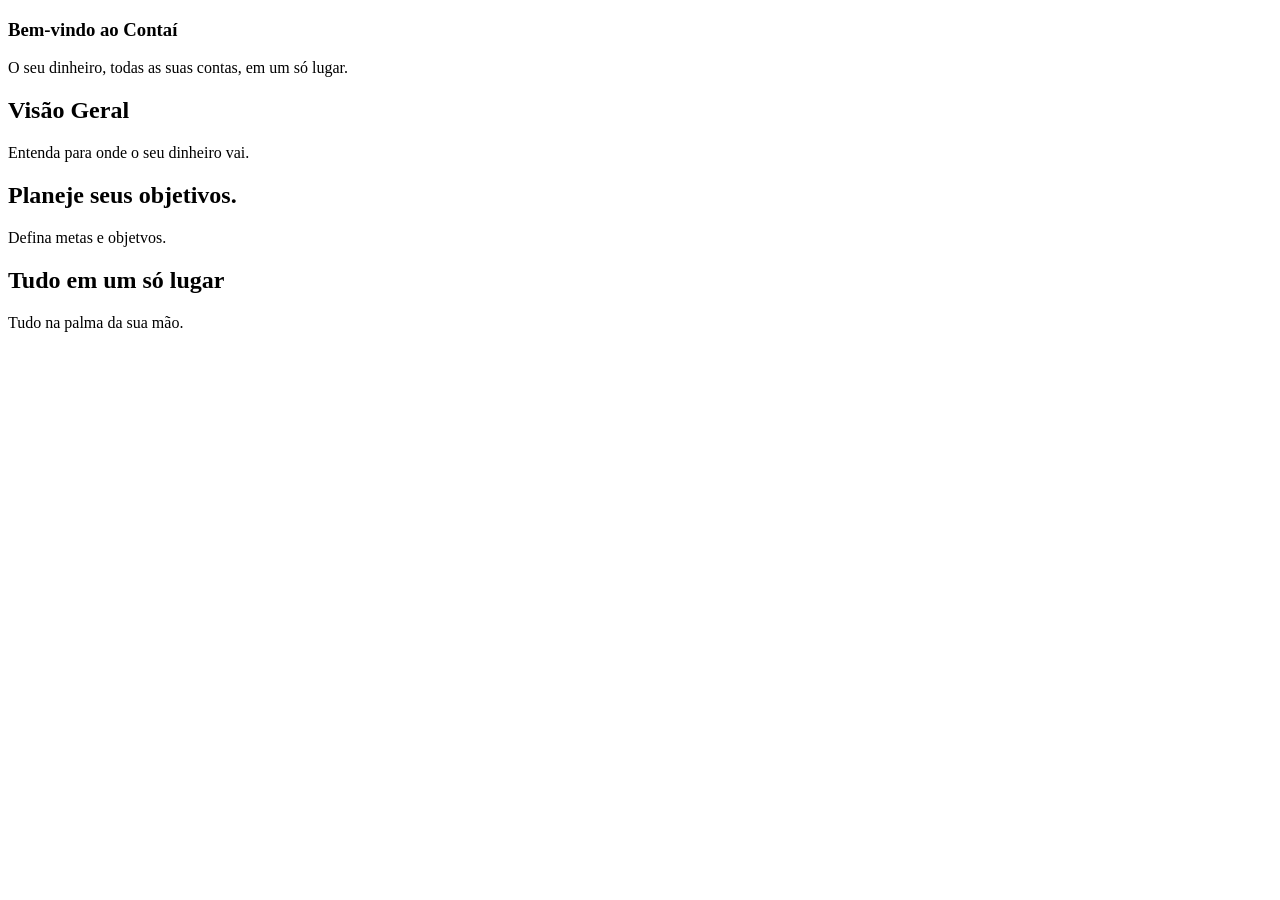
<file: codigo-fonte/index.html>
<!DOCTYPE html>
<html lang="en">
<head>
    <meta charset="UTF-8">
    <meta name="viewport" content="width='device-width', initial-scale=1.0">
    <title>Bem-vindo ao Contaí</title>
</head>

<body>
    <h3>Bem-vindo ao Contaí</h3>
    <p>O seu dinheiro, todas as suas contas, em um só lugar.</p>









    <h2>Visão Geral</h2>
    <p>Entenda para onde o seu dinheiro vai.</p>

    <h2>Planeje seus objetivos.</h2>
    <p>Defina metas e objetvos.</p>

    <h2>Tudo em um só lugar</h2> 
    <p>Tudo na palma da sua mão.</p>







</body>
</html>
</file>
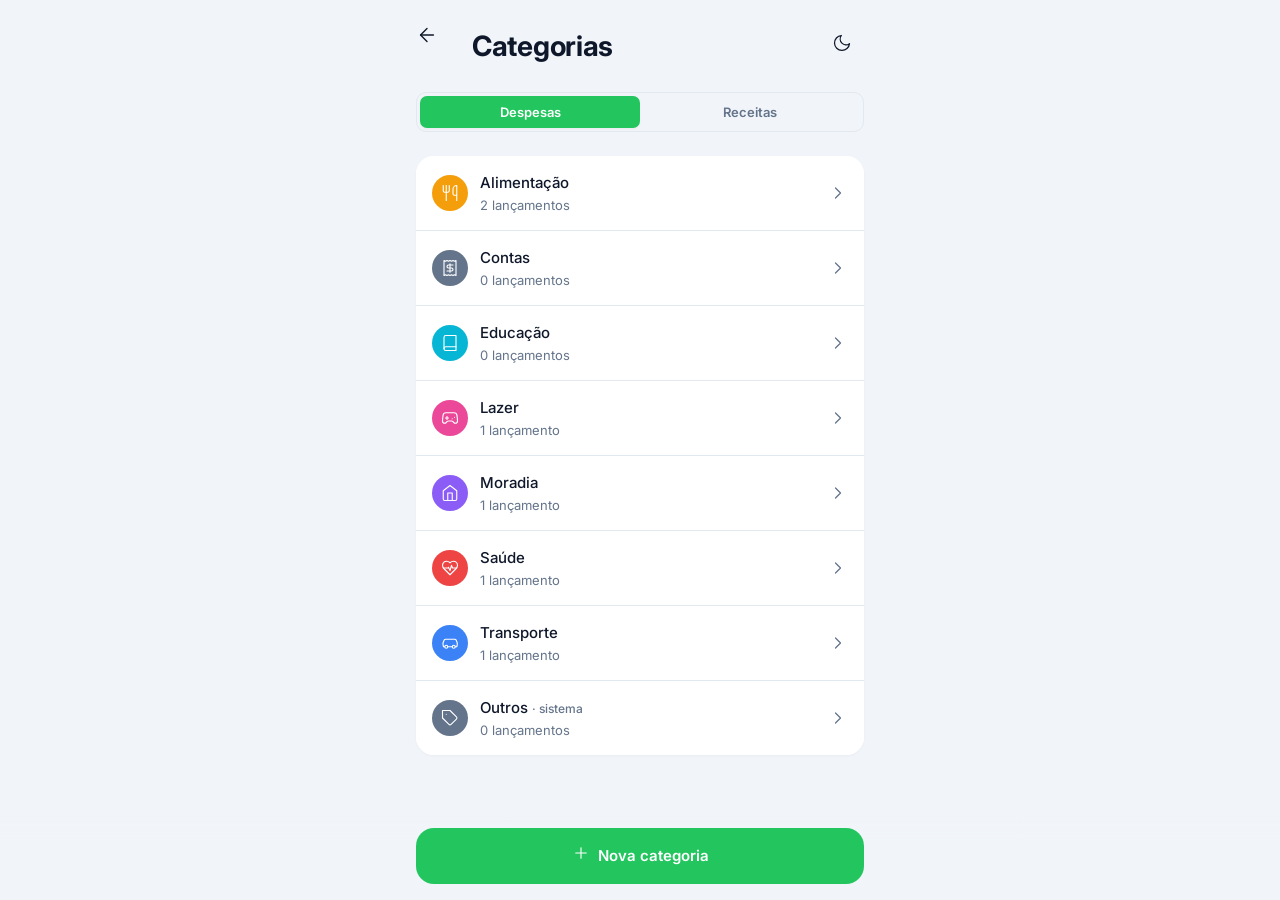
<file: codigo-fonte/categorias/categorias.html>
<!DOCTYPE html>
<html lang="pt-BR">
<head>
  <meta charset="UTF-8" />
  <meta name="viewport" content="width=device-width, initial-scale=1, viewport-fit=cover" />
  <title>Categorias — Contaí (RF-11)</title>
  <link rel="preconnect" href="https://fonts.googleapis.com" />
  <link rel="preconnect" href="https://fonts.gstatic.com" crossorigin />
  <link href="https://fonts.googleapis.com/css2?family=Inter:wght@400;500;600;700&display=swap" rel="stylesheet" />
  <link rel="stylesheet" href="../compartilhado/design-system.css" />
</head>
<body>
  <main class="app">
    <header class="app-header">
      <!-- Aponta para o Painel inicial (RF-01, Isaque) quando ele existir. -->
      <a class="btn--icon" href="../../index.html" aria-label="Voltar" id="btn-voltar"></a>
      <h1 class="t-h1">Categorias</h1>
      <span class="spacer"></span>
      <button class="btn--icon" data-acao="alternar-tema" type="button" aria-label="Alternar tema"></button>
    </header>

    <div class="segmented segmented--solid" id="seg-tipo" role="tablist" aria-label="Tipo de categoria">
      <button type="button" data-tipo="despesa" aria-selected="true" role="tab">Despesas</button>
      <button type="button" data-tipo="receita" aria-selected="false" role="tab">Receitas</button>
    </div>

    <div id="lista-categorias" style="margin-top:24px"></div>
  </main>

  <div class="action-bar">
    <button class="btn btn--primary" id="btn-nova" type="button">
      <span id="ic-plus"></span><span>Nova categoria</span>
    </button>
  </div>

  <script src="../compartilhado/ui.js"></script>
  <script src="../compartilhado/store.js"></script>
  <script src="categorias.js"></script>
  <script>
    document.getElementById("btn-voltar").innerHTML = window.Contai.icon("arrow-left", 22);
    document.getElementById("ic-plus").innerHTML = window.Contai.icon("plus", 18);
  </script>
</body>
</html>
</file>
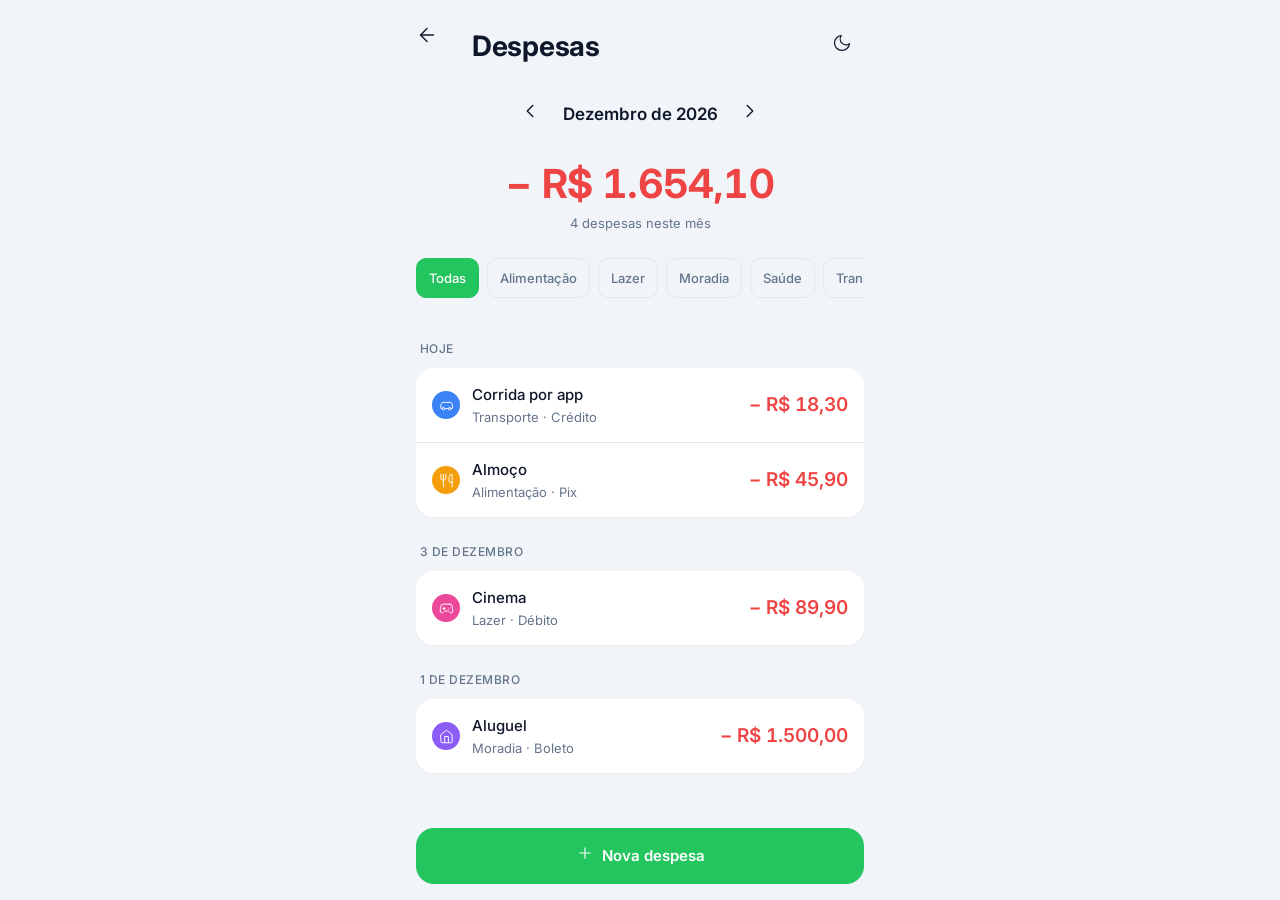
<file: codigo-fonte/despesas/despesas.html>
<!DOCTYPE html>
<html lang="pt-BR">
<head>
  <meta charset="UTF-8" />
  <meta name="viewport" content="width=device-width, initial-scale=1, viewport-fit=cover" />
  <title>Despesas — Contaí (RF-03)</title>
  <link rel="preconnect" href="https://fonts.googleapis.com" />
  <link rel="preconnect" href="https://fonts.gstatic.com" crossorigin />
  <link href="https://fonts.googleapis.com/css2?family=Inter:wght@400;500;600;700&display=swap" rel="stylesheet" />
  <link rel="stylesheet" href="../compartilhado/design-system.css" />
</head>
<body>
  <main class="app">
    <header class="app-header">
      <!-- Aponta para o Painel inicial (RF-01, Isaque) quando ele existir. -->
      <a class="btn--icon" href="../../index.html" aria-label="Voltar" id="btn-voltar"></a>
      <h1 class="t-h1">Despesas</h1>
      <span class="spacer"></span>
      <button class="btn--icon" data-acao="alternar-tema" type="button" aria-label="Alternar tema"></button>
    </header>

    <div class="month-nav">
      <button class="btn--icon" id="mes-anterior" type="button" aria-label="Mês anterior"></button>
      <span class="month-nav__label" id="mes-label">—</span>
      <button class="btn--icon" id="mes-seguinte" type="button" aria-label="Próximo mês"></button>
    </div>

    <div class="total-block">
      <div class="total-block__value text-expense" id="total-valor">− R$ 0,00</div>
      <div class="total-block__caption" id="total-caption">—</div>
    </div>

    <div class="chips" id="chips-categoria" role="group" aria-label="Filtrar por categoria"></div>

    <div id="lista-despesas"></div>
  </main>

  <div class="action-bar">
    <button class="btn btn--primary" id="btn-nova" type="button">
      <span id="ic-plus"></span><span>Nova despesa</span>
    </button>
  </div>

  <script src="../compartilhado/ui.js"></script>
  <script src="../compartilhado/store.js"></script>
  <script src="../categorias/categorias.js"></script>
  <script src="despesas.js"></script>
  <script>
    var C = window.Contai;
    document.getElementById("btn-voltar").innerHTML = C.icon("arrow-left", 22);
    document.getElementById("ic-plus").innerHTML = C.icon("plus", 18);
    document.getElementById("mes-anterior").innerHTML = C.icon("chevron-left", 22);
    document.getElementById("mes-seguinte").innerHTML = C.icon("chevron-right", 22);
  </script>
</body>
</html>
</file>
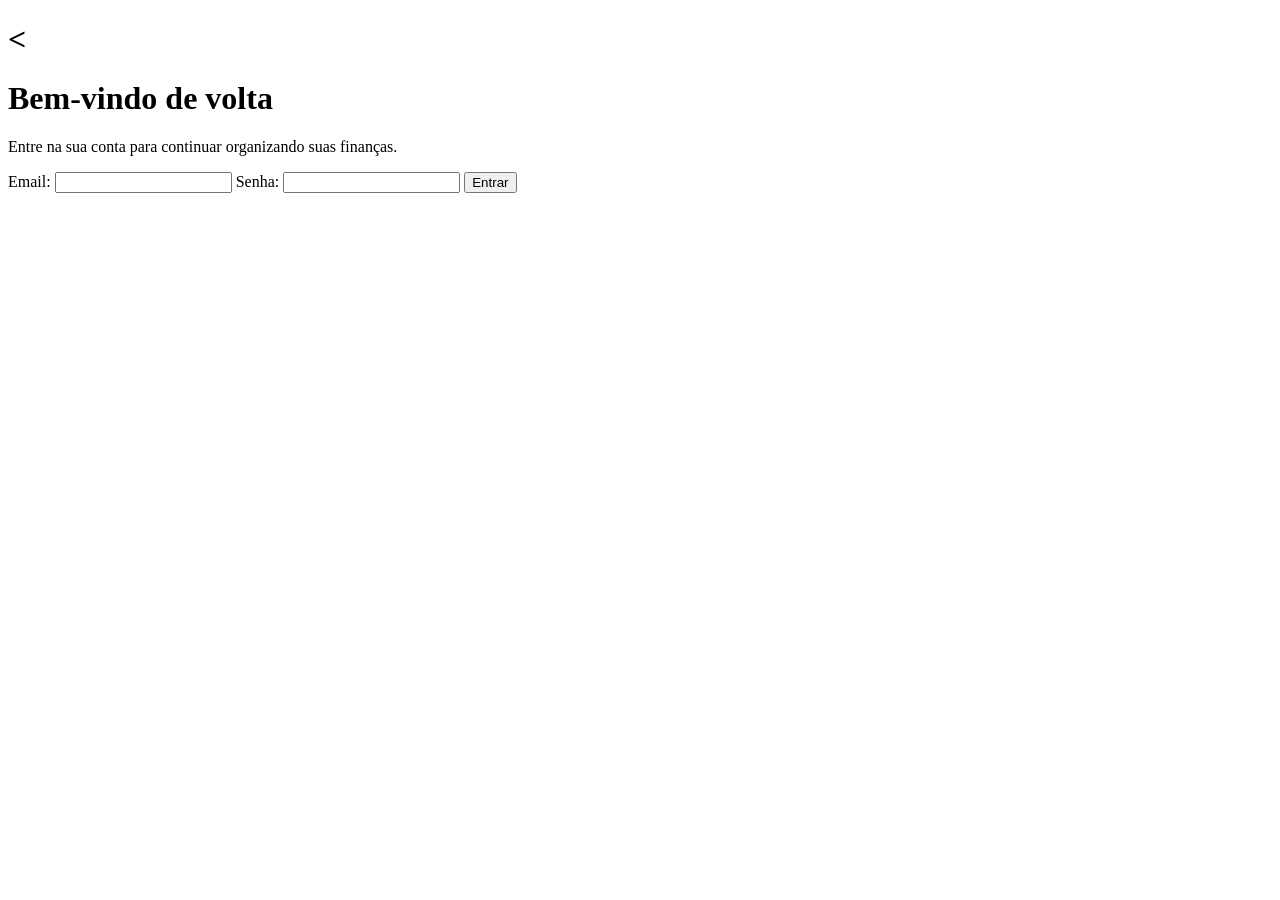
<file: codigo-fonte/login/login.html>
<!DOCTYPE html>
<html lang="pt-br">
<head>
    <meta charset="UTF-8">
    <meta name="viewport" content="width=device-width, initial-scale=1.0">
    <title>Contaí - Login</title>
</head>
<body>
    
    <h1><</h1>

    <h1>Bem-vindo de volta</h1>

    <p>Entre na sua conta para continuar organizando suas finanças.</p>

    <form action="login.html" method="post">
        <label for="email">Email:</label>
        <input type="email" id="email" name="email" required>

        <label for="senha">Senha:</label>
        <input type="password" id="senha" name="senha" required>

        <button type="submit">Entrar</button>



</body>
</html>
</file>
<file: codigo-fonte/compartilhado/design-system.css>
/* ============================================================
   Contaí — Design System (protótipo)
   Base: design-system-organizacao-financeira.md
   Todos os valores são tokens (CSS Custom Properties) para
   permitir alternância Light/Dark (RNF-01).
   ============================================================ */

:root {
  /* Cores — Light Mode */
  --color-primary: #22C55E;
  --color-primary-hover: #16A34A;
  --color-background: #F1F5F9;
  --color-surface: #FFFFFF;
  --color-border: #E2E8F0;
  --color-text-primary: #0F172A;
  --color-text-secondary: #64748B;
  --color-income: #22C55E;
  --color-expense: #EF4444;
  --color-invest: #8B5CF6;
  --color-warning: #F59E0B;
  --color-info: #3B82F6;

  --color-primary-contrast: #FFFFFF;
  --color-overlay: rgba(15, 23, 42, 0.45);
  --color-skeleton: #E2E8F0;

  /* Tipografia */
  --font-family: "Inter", -apple-system, "Segoe UI", Roboto, Helvetica, Arial, sans-serif;

  --text-display-size: 40px;   --text-display-weight: 700;   --text-display-lh: 48px;
  --text-h1-size: 28px;        --text-h1-weight: 700;        --text-h1-lh: 36px;
  --text-h2-size: 20px;        --text-h2-weight: 600;        --text-h2-lh: 28px;
  --text-h3-size: 17px;        --text-h3-weight: 600;        --text-h3-lh: 24px;
  --text-body-size: 15px;      --text-body-weight: 400;      --text-body-lh: 22px;
  --text-small-size: 13px;     --text-small-weight: 400;     --text-small-lh: 18px;
  --text-caption-size: 12px;   --text-caption-weight: 500;   --text-caption-lh: 16px;
  --text-numeric-size: 19px;   --text-numeric-weight: 600;   --text-numeric-lh: 26px;

  /* Espaçamento (múltiplos de 4) */
  --space-1: 4px;  --space-2: 8px;  --space-3: 12px; --space-4: 16px;
  --space-6: 24px; --space-8: 32px; --space-10: 40px; --space-12: 48px; --space-16: 64px;

  /* Raio */
  --radius-sm: 10px;
  --radius-md: 18px;
  --radius-lg: 24px;

  /* Sombra */
  --shadow-sm: 0 1px 3px rgba(0, 0, 0, 0.04);
  --shadow-md: 0 2px 8px rgba(0, 0, 0, 0.08);
  --shadow-lg: 0 8px 20px rgba(0, 0, 0, 0.12);

  /* Layout */
  --page-max-width: 480px;
  --page-margin: 16px;
  --button-height: 56px;
  --segmented-height: 40px;
  --tap-target: 44px;
}

:root[data-theme="dark"] {
  --color-primary: #4ADE80;
  --color-primary-hover: #22C55E;
  --color-background: #0F172A;
  --color-surface: #1E293B;
  --color-border: #334155;
  --color-text-primary: #F1F5F9;
  --color-text-secondary: #94A3B8;
  --color-income: #4ADE80;
  --color-expense: #F87171;
  --color-invest: #A78BFA;
  --color-warning: #FBBF24;
  --color-info: #60A5FA;

  --color-primary-contrast: #06210F;
  --color-overlay: rgba(0, 0, 0, 0.6);
  --color-skeleton: #334155;

  --shadow-sm: 0 1px 3px rgba(0, 0, 0, 0.25);
  --shadow-md: 0 2px 8px rgba(0, 0, 0, 0.35);
  --shadow-lg: 0 8px 20px rgba(0, 0, 0, 0.5);
}

/* Sem escolha explícita: segue o sistema */
@media (prefers-color-scheme: dark) {
  :root:not([data-theme="light"]) {
    --color-primary: #4ADE80;
    --color-primary-hover: #22C55E;
    --color-background: #0F172A;
    --color-surface: #1E293B;
    --color-border: #334155;
    --color-text-primary: #F1F5F9;
    --color-text-secondary: #94A3B8;
    --color-income: #4ADE80;
    --color-expense: #F87171;
    --color-invest: #A78BFA;
    --color-warning: #FBBF24;
    --color-info: #60A5FA;
    --color-primary-contrast: #06210F;
    --color-overlay: rgba(0, 0, 0, 0.6);
    --color-skeleton: #334155;
    --shadow-sm: 0 1px 3px rgba(0, 0, 0, 0.25);
    --shadow-md: 0 2px 8px rgba(0, 0, 0, 0.35);
    --shadow-lg: 0 8px 20px rgba(0, 0, 0, 0.5);
  }
}

/* ============================================================
   Reset / base
   ============================================================ */

* { box-sizing: border-box; margin: 0; padding: 0; }

html { -webkit-text-size-adjust: 100%; }

body {
  font-family: var(--font-family);
  font-size: var(--text-body-size);
  line-height: var(--text-body-lh);
  color: var(--color-text-primary);
  background: var(--color-background);
  min-height: 100vh;
  -webkit-font-smoothing: antialiased;
}

button, input, select, textarea { font: inherit; color: inherit; }
button { cursor: pointer; background: none; border: none; }
a { color: var(--color-primary); }
a.btn, a.btn--icon, a.hub-card, a.list-row { text-decoration: none; color: var(--color-text-primary); }
ul { list-style: none; }

:focus-visible {
  outline: 2px solid var(--color-primary);
  outline-offset: 2px;
  border-radius: 4px;
}

/* ============================================================
   Tipografia utilitária
   ============================================================ */

.t-display { font-size: var(--text-display-size); font-weight: var(--text-display-weight); line-height: var(--text-display-lh); letter-spacing: -0.02em; }
.t-h1 { font-size: var(--text-h1-size); font-weight: var(--text-h1-weight); line-height: var(--text-h1-lh); letter-spacing: -0.01em; }
.t-h2 { font-size: var(--text-h2-size); font-weight: var(--text-h2-weight); line-height: var(--text-h2-lh); }
.t-h3 { font-size: var(--text-h3-size); font-weight: var(--text-h3-weight); line-height: var(--text-h3-lh); }
.t-body { font-size: var(--text-body-size); font-weight: var(--text-body-weight); line-height: var(--text-body-lh); }
.t-small { font-size: var(--text-small-size); font-weight: var(--text-small-weight); line-height: var(--text-small-lh); }
.t-caption { font-size: var(--text-caption-size); font-weight: var(--text-caption-weight); line-height: var(--text-caption-lh); }
.t-numeric { font-size: var(--text-numeric-size); font-weight: var(--text-numeric-weight); line-height: var(--text-numeric-lh); font-variant-numeric: tabular-nums; }

.text-secondary { color: var(--color-text-secondary); }
.text-expense { color: var(--color-expense); }
.text-income { color: var(--color-income); }

/* ============================================================
   Layout de página
   ============================================================ */

.app {
  max-width: var(--page-max-width);
  margin: 0 auto;
  padding: var(--space-6) var(--page-margin) 120px;
  min-height: 100vh;
}

.app-header {
  display: flex;
  align-items: center;
  gap: var(--space-3);
  margin-bottom: var(--space-6);
}
.app-header .spacer { flex: 1; }

.section-gap { margin-top: var(--space-12); }

/* ============================================================
   Botões
   ============================================================ */

.btn {
  display: inline-flex;
  align-items: center;
  justify-content: center;
  gap: var(--space-2);
  min-height: var(--button-height);
  padding: 0 var(--space-6);
  border-radius: var(--radius-md);
  font-size: var(--text-body-size);
  font-weight: 600;
  transition: background-color .15s ease, border-color .15s ease, opacity .15s ease;
  white-space: nowrap;
}
.btn:disabled { opacity: .4; pointer-events: none; }

.btn--primary { background: var(--color-primary); color: var(--color-primary-contrast); }
.btn--primary:hover { background: var(--color-primary-hover); }

.btn--secondary { background: transparent; color: var(--color-text-primary); border: 1px solid var(--color-border); }
.btn--secondary:hover { border-color: var(--color-text-secondary); }

.btn--destructive { background: var(--color-expense); color: #fff; }

.btn--ghost { min-height: var(--tap-target); background: transparent; color: var(--color-text-primary); padding: 0 var(--space-3); border-radius: var(--radius-sm); }
.btn--ghost:hover { background: var(--color-background); }

.btn--ghost-danger { color: var(--color-expense); background: transparent; min-height: var(--tap-target); border-radius: var(--radius-sm); }

.btn--block { display: flex; width: 100%; }

.btn--icon {
  width: var(--tap-target); height: var(--tap-target);
  min-height: 0; padding: 0;
  border-radius: var(--radius-sm);
  color: var(--color-text-primary);
}
.btn--icon:hover { background: var(--color-background); }

.btn-row { display: flex; gap: var(--space-3); }
.btn-row .btn { flex: 1; }

/* Botão fixo na base da tela */
.action-bar {
  position: fixed;
  left: 0; right: 0; bottom: 0;
  padding: var(--space-3) var(--page-margin) calc(var(--space-4) + env(safe-area-inset-bottom));
  background: linear-gradient(to top, var(--color-background) 70%, transparent);
  display: flex;
  justify-content: center;
}
.action-bar .btn { width: 100%; max-width: calc(var(--page-max-width) - 2 * var(--page-margin)); }

/* ============================================================
   Segmented control
   ============================================================ */

.segmented {
  display: flex;
  background: var(--color-background);
  border: 1px solid var(--color-border);
  border-radius: var(--radius-sm);
  padding: 3px;
  height: var(--segmented-height);
}
.segmented button {
  flex: 1;
  border-radius: calc(var(--radius-sm) - 3px);
  font-size: var(--text-small-size);
  font-weight: 600;
  color: var(--color-text-secondary);
  transition: background-color .15s ease, color .15s ease;
}
.segmented button[aria-selected="true"] {
  background: var(--color-surface);
  color: var(--color-text-primary);
  box-shadow: var(--shadow-sm);
}
.segmented--solid button[aria-selected="true"] {
  background: var(--color-primary);
  color: var(--color-primary-contrast);
}
.segmented button:disabled { opacity: .5; pointer-events: none; }

/* ============================================================
   Card / lista
   ============================================================ */

.card {
  background: var(--color-surface);
  border-radius: var(--radius-md);
  box-shadow: var(--shadow-sm);
  overflow: hidden;
}

.list-row {
  display: flex;
  align-items: center;
  gap: var(--space-3);
  width: 100%;
  padding: var(--space-4) var(--space-4);
  text-align: left;
  border-bottom: 1px solid var(--color-border);
  min-height: 64px;
  background: var(--color-surface);
  transition: background-color .12s ease;
}
.list-row:last-child { border-bottom: none; }
button.list-row:hover { background: var(--color-background); }

.list-row__body { flex: 1; min-width: 0; display: flex; flex-direction: column; gap: 2px; }
.list-row__title { display: block; color: var(--color-text-primary); font-weight: 500; overflow: hidden; text-overflow: ellipsis; white-space: nowrap; }
.list-row__meta { display: block; color: var(--color-text-secondary); font-size: var(--text-small-size); line-height: var(--text-small-lh); overflow: hidden; text-overflow: ellipsis; white-space: nowrap; }
.list-row__value { flex-shrink: 0; white-space: nowrap; font-variant-numeric: tabular-nums; font-weight: 600; font-size: var(--text-numeric-size); }
.list-row__chevron { color: var(--color-text-secondary); flex-shrink: 0; display: flex; }
.list-row__title .badge { vertical-align: middle; margin-left: 4px; }

.day-header {
  padding: var(--space-6) var(--space-1) var(--space-2);
  color: var(--color-text-secondary);
  font-size: var(--text-caption-size);
  font-weight: 500;
  text-transform: uppercase;
  letter-spacing: .04em;
}

/* Ícone circular de categoria */
.cat-dot {
  width: 36px; height: 36px;
  border-radius: 50%;
  display: flex; align-items: center; justify-content: center;
  color: #fff;
  flex-shrink: 0;
}
.cat-dot svg { width: 18px; height: 18px; }
.cat-dot--sm { width: 28px; height: 28px; }
.cat-dot--sm svg { width: 15px; height: 15px; }

/* ============================================================
   Total / destaque de valor
   ============================================================ */

.total-block { text-align: center; padding: var(--space-6) 0 var(--space-2); }
.total-block__value { font-size: var(--text-display-size); font-weight: 700; line-height: var(--text-display-lh); letter-spacing: -0.02em; font-variant-numeric: tabular-nums; }
.total-block__caption { color: var(--color-text-secondary); font-size: var(--text-small-size); margin-top: var(--space-1); }

.month-nav { display: flex; align-items: center; justify-content: center; gap: var(--space-2); }
.month-nav__label { font-size: var(--text-h3-size); font-weight: 600; min-width: 160px; text-align: center; }

/* ============================================================
   Chips de filtro
   ============================================================ */

.chips { display: flex; gap: var(--space-2); overflow-x: auto; padding: var(--space-4) 0; scrollbar-width: none; }
.chips::-webkit-scrollbar { display: none; }
.chip {
  flex-shrink: 0;
  padding: var(--space-2) var(--space-3);
  border-radius: var(--radius-sm);
  background: var(--color-background);
  border: 1px solid var(--color-border);
  color: var(--color-text-secondary);
  font-size: var(--text-small-size);
  font-weight: 500;
}
.chip[aria-pressed="true"] { background: var(--color-primary); border-color: var(--color-primary); color: var(--color-primary-contrast); }

/* ============================================================
   Formulário
   ============================================================ */

.field { margin-bottom: var(--space-4); }
.field__label { display: block; margin-bottom: var(--space-1); font-size: var(--text-caption-size); font-weight: 500; color: var(--color-text-secondary); }
.field__hint { margin-top: var(--space-1); font-size: var(--text-caption-size); color: var(--color-text-secondary); }
.field__error { margin-top: var(--space-1); font-size: var(--text-caption-size); font-weight: 500; color: var(--color-expense); display: none; align-items: center; gap: 4px; }

.field.is-invalid .field__error { display: flex; }
.field.is-invalid .input,
.field.is-invalid .select { border-color: var(--color-expense); }

.input, .select {
  width: 100%;
  min-height: var(--tap-target);
  padding: var(--space-3) var(--space-3);
  border-radius: var(--radius-sm);
  border: 1px solid var(--color-border);
  background: var(--color-surface);
  color: var(--color-text-primary);
  transition: border-color .15s ease, box-shadow .15s ease;
}
.input:focus, .select:focus {
  outline: none;
  border-color: var(--color-primary);
  box-shadow: 0 0 0 3px color-mix(in srgb, var(--color-primary) 18%, transparent);
}
.input::placeholder { color: var(--color-text-secondary); }

.input--money {
  text-align: right;
  font-variant-numeric: tabular-nums;
  font-weight: 600;
}

.input--amount-hero {
  text-align: center;
  font-size: var(--text-display-size);
  font-weight: 700;
  border: none;
  background: transparent;
  padding: var(--space-4) 0;
}
.input--amount-hero:focus { box-shadow: none; }
.amount-hero-wrap { border-bottom: 2px solid var(--color-border); margin-bottom: var(--space-6); transition: border-color .15s ease; }
.amount-hero-wrap:focus-within { border-color: var(--color-primary); }
.field.is-invalid .amount-hero-wrap { border-color: var(--color-expense); }

.field-grid { display: grid; grid-template-columns: 1fr 1fr; gap: var(--space-3); }

/* grade de ícones / cores */
.picker-grid { display: grid; grid-template-columns: repeat(8, 1fr); gap: var(--space-2); }
.picker-grid--icons { grid-template-columns: repeat(7, 1fr); }
.picker-item {
  aspect-ratio: 1;
  border-radius: var(--radius-sm);
  display: flex; align-items: center; justify-content: center;
  border: 2px solid transparent;
  background: var(--color-background);
  color: var(--color-text-secondary);
}
.picker-item svg { width: 18px; height: 18px; }
.picker-item[aria-pressed="true"] { border-color: var(--color-text-primary); color: var(--color-text-primary); }
.picker-item--color { background: transparent; }
.picker-item--color span { width: 24px; height: 24px; border-radius: 50%; display: block; }
.picker-item--color[aria-pressed="true"] { border-color: var(--color-text-primary); }

.char-counter { text-align: right; font-size: var(--text-caption-size); color: var(--color-text-secondary); margin-top: 2px; }

/* faixa informativa */
.notice {
  display: flex; gap: var(--space-2); align-items: flex-start;
  padding: var(--space-3);
  border-radius: var(--radius-sm);
  background: color-mix(in srgb, var(--color-info) 12%, transparent);
  color: var(--color-text-primary);
  font-size: var(--text-small-size);
  margin-bottom: var(--space-4);
}
.notice svg { color: var(--color-info); flex-shrink: 0; margin-top: 2px; }

.badge {
  display: inline-flex; align-items: center; gap: 4px;
  padding: 2px 8px;
  border-radius: 999px;
  font-size: var(--text-caption-size);
  font-weight: 600;
  background: color-mix(in srgb, var(--color-warning) 18%, transparent);
  color: var(--color-warning);
}

/* ============================================================
   Bottom sheet + Dialog + Overlay
   ============================================================ */

.overlay {
  position: fixed; inset: 0;
  background: var(--color-overlay);
  display: flex; align-items: flex-end; justify-content: center;
  opacity: 0; pointer-events: none;
  transition: opacity .2s ease;
  z-index: 50;
}
.overlay.is-open { opacity: 1; pointer-events: auto; }
.overlay--center { align-items: center; }

.sheet {
  width: 100%;
  max-width: var(--page-max-width);
  background: var(--color-surface);
  border-radius: var(--radius-lg) var(--radius-lg) 0 0;
  box-shadow: var(--shadow-lg);
  padding: var(--space-6) var(--space-6) calc(var(--space-6) + env(safe-area-inset-bottom));
  max-height: 92vh;
  overflow-y: auto;
  transform: translateY(16px);
  transition: transform .2s ease;
}
.overlay.is-open .sheet { transform: translateY(0); }
.sheet__handle { width: 36px; height: 4px; border-radius: 2px; background: var(--color-border); margin: 0 auto var(--space-4); }
.sheet__title { text-align: center; margin-bottom: var(--space-6); }

.dialog {
  width: calc(100% - 2 * var(--page-margin));
  max-width: 360px;
  background: var(--color-surface);
  border-radius: var(--radius-lg);
  box-shadow: var(--shadow-lg);
  padding: var(--space-6);
  text-align: center;
}
.dialog__title { margin-bottom: var(--space-2); }
.dialog__text { color: var(--color-text-secondary); margin-bottom: var(--space-6); }

/* ============================================================
   Toast (RNF-05 do DS — confirmações)
   ============================================================ */

.toast-stack {
  position: fixed;
  top: calc(var(--space-4) + env(safe-area-inset-top));
  left: 50%; transform: translateX(-50%);
  width: calc(100% - 2 * var(--page-margin));
  max-width: calc(var(--page-max-width) - 2 * var(--page-margin));
  display: flex; flex-direction: column; gap: var(--space-2);
  z-index: 100;
  pointer-events: none;
}
.toast {
  display: flex; align-items: center; gap: var(--space-2);
  background: var(--color-surface);
  border-radius: var(--radius-sm);
  border-left: 4px solid var(--color-income);
  box-shadow: var(--shadow-md);
  padding: var(--space-3) var(--space-4);
  font-size: var(--text-small-size);
  font-weight: 500;
  animation: toast-in .2s ease;
}
.toast--error { border-left-color: var(--color-expense); }
.toast svg { flex-shrink: 0; }
.toast--success svg { color: var(--color-income); }
.toast--error svg { color: var(--color-expense); }
@keyframes toast-in { from { opacity: 0; transform: translateY(-8px); } to { opacity: 1; transform: translateY(0); } }

/* ============================================================
   Estados: vazio, carregando
   ============================================================ */

.empty-state { text-align: center; padding: var(--space-12) var(--space-6); }
.empty-state__icon {
  width: 64px; height: 64px; border-radius: 50%;
  background: color-mix(in srgb, var(--color-primary) 12%, transparent);
  color: var(--color-primary);
  display: flex; align-items: center; justify-content: center;
  margin: 0 auto var(--space-4);
}
.empty-state__icon svg { width: 28px; height: 28px; }
.empty-state__title { margin-bottom: var(--space-2); }
.empty-state__text { color: var(--color-text-secondary); margin-bottom: var(--space-6); }

.skeleton { background: var(--color-skeleton); border-radius: var(--radius-sm); animation: sk 1.2s ease-in-out infinite; }
@keyframes sk { 0%,100% { opacity: 1; } 50% { opacity: .5; } }
.skeleton-row { height: 64px; margin-bottom: var(--space-2); border-radius: var(--radius-md); }

/* ============================================================
   Home / hub do protótipo
   ============================================================ */

.hub-card {
  display: flex; align-items: center; gap: var(--space-4);
  padding: var(--space-6);
  background: var(--color-surface);
  border-radius: var(--radius-md);
  box-shadow: var(--shadow-sm);
  margin-bottom: var(--space-3);
  color: var(--color-text-primary);
  transition: box-shadow .15s ease, transform .15s ease;
}
.hub-card:hover { box-shadow: var(--shadow-md); transform: translateY(-1px); }
.hub-card__icon { width: 44px; height: 44px; border-radius: var(--radius-sm); background: color-mix(in srgb, var(--color-primary) 14%, transparent); color: var(--color-primary); display: flex; align-items: center; justify-content: center; flex-shrink: 0; }
.hub-card__body { flex: 1; }
.hub-card__body p { color: var(--color-text-secondary); font-size: var(--text-small-size); }

.brand { display: flex; align-items: center; gap: var(--space-3); }
.brand__mark { width: 40px; height: 40px; border-radius: var(--radius-sm); background: var(--color-primary); color: var(--color-primary-contrast); display: flex; align-items: center; justify-content: center; }

.hidden { display: none !important; }
</file>
